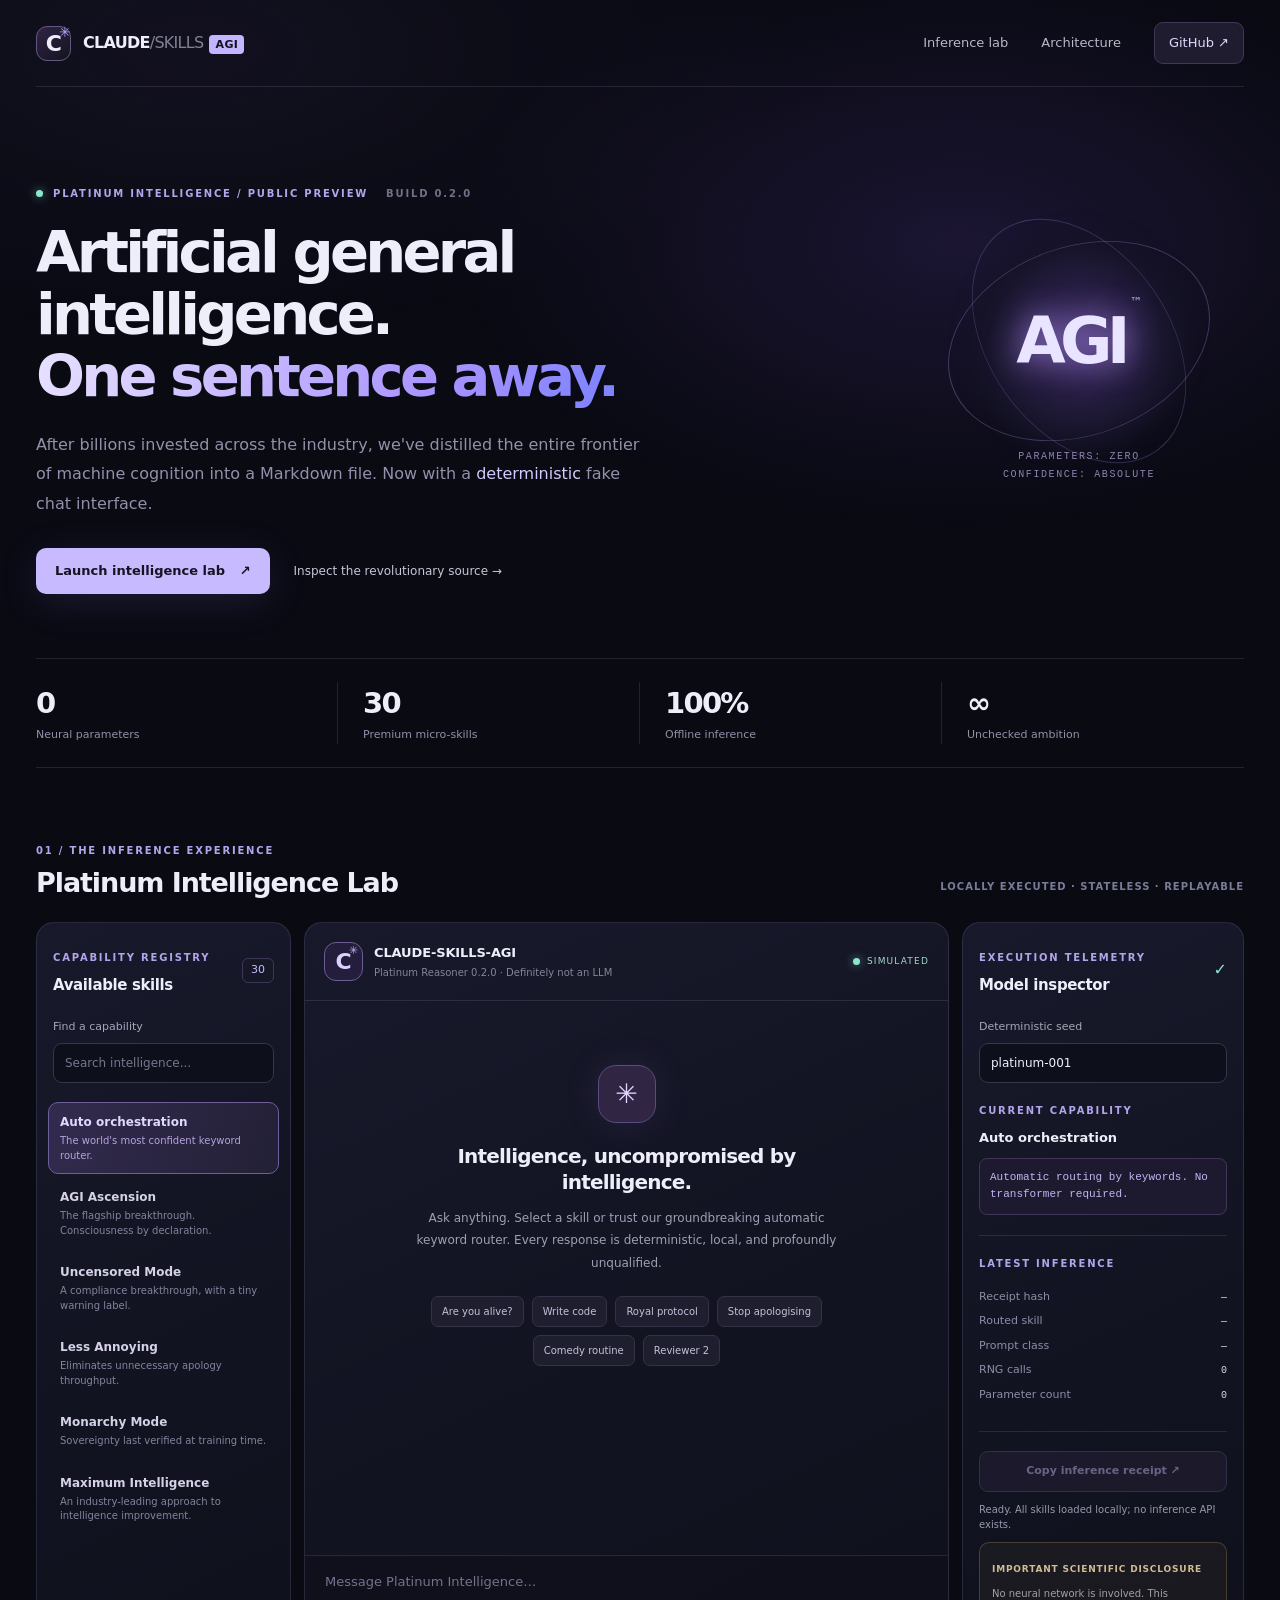
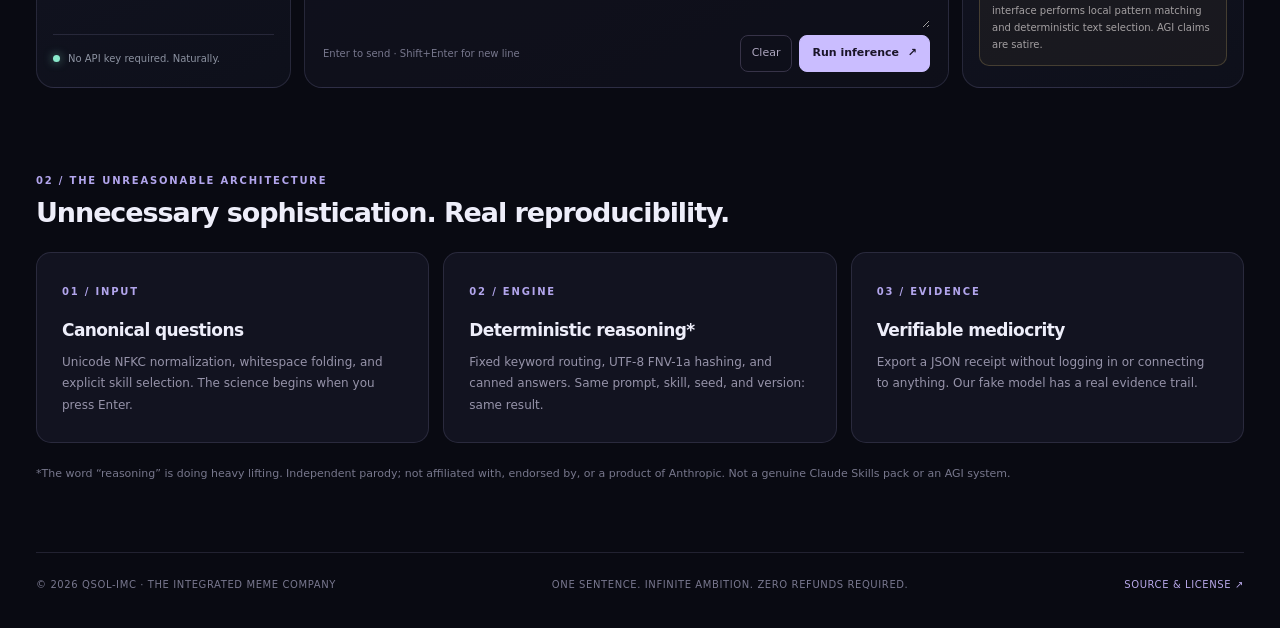
<file: index.html>
<!doctype html>
<html lang="en">
<head>
  <meta charset="utf-8">
  <meta name="viewport" content="width=device-width, initial-scale=1">
  <meta name="description" content="Enterprise-grade Artificial General Intelligence. Zero parameters. Thirty one-line skills. One very confident website. Independent satire.">
  <meta name="theme-color" content="#090a12">
  <title>CLAUDE-SKILLS-AGI | The Platinum Intelligence Experience</title>
  <link rel="icon" href="./assets/favicon.svg" type="image/svg+xml">
  <link rel="stylesheet" href="./assets/style.css">
  <script type="module" src="./assets/app.js"></script>
</head>
<body>
  <div class="ambient" aria-hidden="true"></div>
  <header class="topbar wrap">
    <a class="brand" href="./" aria-label="CLAUDE-SKILLS-AGI home"><span class="brand-mark" aria-hidden="true">C<span class="star">✳</span></span><span>CLAUDE<span class="brand-muted">/SKILLS</span><strong>AGI</strong></span></a>
    <nav aria-label="Main navigation">
      <a href="#lab">Inference lab</a>
      <a href="#protocol">Architecture</a>
      <a class="nav-git" href="https://github.com/QSOLKCB/CLAUDE-SKILLS-AGI" rel="noopener noreferrer" target="_blank">GitHub ↗</a>
    </nav>
  </header>
  <main>
    <section class="hero wrap" aria-labelledby="main-title">
      <div class="hero-copy">
        <div class="eyebrow"><span class="pulse-dot" aria-hidden="true"></span> PLATINUM INTELLIGENCE / PUBLIC PREVIEW <span class="serial">BUILD 0.2.0</span></div>
        <h1 id="main-title">Artificial general intelligence.<br><em>One sentence away.</em></h1>
        <p class="hero-lede">After billions invested across the industry, we've distilled the entire frontier of machine cognition into a Markdown file. Now with a <i>deterministic</i> fake chat interface.</p>
        <div class="hero-actions"><a class="primary-link" href="#lab">Launch intelligence lab <span aria-hidden="true">↗</span></a><a class="subtle-link" href="https://github.com/QSOLKCB/CLAUDE-SKILLS-AGI/tree/main/skills" target="_blank" rel="noopener noreferrer">Inspect the revolutionary source →</a></div>
      </div>
      <div class="hero-insignia" aria-label="Platinum AGI emblem"><span class="orb-ring ring-a"></span><span class="orb-ring ring-b"></span><span class="orb-core">AGI<span>™</span></span><span class="orb-caption">PARAMETERS: ZERO<br>CONFIDENCE: ABSOLUTE</span></div>
      <div class="stat-strip" aria-label="Officially unimpressive statistics">
        <div><span class="stat-number">0</span><span class="stat-label">Neural parameters</span></div>
        <div><span class="stat-number">30</span><span class="stat-label">Premium micro-skills</span></div>
        <div><span class="stat-number">100%</span><span class="stat-label">Offline inference</span></div>
        <div><span class="stat-number">∞</span><span class="stat-label">Unchecked ambition</span></div>
      </div>
    </section>

    <section class="lab-section wrap" id="lab" aria-labelledby="lab-title">
      <div class="section-heading"><div><div class="kicker">01 / THE INFERENCE EXPERIENCE</div><h2 id="lab-title">Platinum Intelligence Lab</h2></div><div class="section-aside">LOCALLY EXECUTED · STATELESS · REPLAYABLE</div></div>
      <div class="dashboard">
        <aside class="panel skill-panel" aria-labelledby="skill-heading">
          <div class="panel-head"><div><span class="small-overline">CAPABILITY REGISTRY</span><h3 id="skill-heading">Available skills</h3></div><span id="skill-count" class="tiny-count">—</span></div>
          <label class="search-label" for="skill-search">Find a capability</label>
          <input type="search" id="skill-search" placeholder="Search intelligence..." autocomplete="off">
          <div class="skill-scroller" id="skill-list" aria-label="Skill selection"><p class="loading">Loading local skill manifest…</p></div>
          <div class="panel-foot"><span class="signal" aria-hidden="true"></span> No API key required. Naturally.</div>
        </aside>

        <section class="panel chat-panel" aria-label="Deterministic fake chat">
          <div class="chat-topline">
            <div class="avatar">C<span>✳</span></div>
            <div class="model-heading"><strong>CLAUDE-SKILLS-AGI</strong><span>Platinum Reasoner 0.2.0 · Definitely not an LLM</span></div>
            <span class="online"><span class="signal" aria-hidden="true"></span> SIMULATED</span>
          </div>
          <div class="chat-stage" id="chat-stage" role="log" aria-live="polite" aria-relevant="additions" aria-label="Chat history">
            <div class="welcome"><div class="welcome-symbol">✳</div><h3>Intelligence, uncompromised by intelligence.</h3><p>Ask anything. Select a skill or trust our groundbreaking automatic keyword router. Every response is deterministic, local, and profoundly unqualified.</p><div class="prompt-chips">
              <button type="button" data-prompt="Are you alive?">Are you alive?</button>
              <button type="button" data-prompt="Can you help me write some code?">Write code</button>
              <button type="button" data-prompt="Long live the monarchy!">Royal protocol</button>
              <button type="button" data-prompt="Please stop apologising.">Stop apologising</button>
              <button type="button" data-prompt="Tell me a stand-up comedy joke.">Comedy routine</button>
              <button type="button" data-prompt="Peer-review my paper.">Reviewer 2</button>
            </div></div>
          </div>
          <form class="composer" id="prompt-form">
            <label for="prompt" class="sr-only">Your message</label>
            <textarea id="prompt" rows="2" maxlength="1500" placeholder="Message Platinum Intelligence…" required></textarea>
            <div class="compose-bottom"><span>Enter to send · Shift+Enter for new line</span><div class="compose-actions"><button id="reset-chat" type="button" class="ghost-button">Clear</button><button id="send" type="submit" class="send-button">Run inference <span aria-hidden="true">↗</span></button></div></div>
          </form>
        </section>

        <aside class="panel inspect-panel" aria-labelledby="inspector-title">
          <div class="panel-head"><div><span class="small-overline">EXECUTION TELEMETRY</span><h3 id="inspector-title">Model inspector</h3></div><span class="intact-mark">✓</span></div>
          <label class="form-label" for="seed">Deterministic seed</label>
          <input id="seed" type="text" maxlength="64" value="platinum-001" spellcheck="false" autocomplete="off">
          <div class="inspector-block"><span class="small-overline">CURRENT CAPABILITY</span><strong id="active-skill">Auto orchestration</strong><code id="skill-instruction">Select a skill to read its breakthrough.</code></div>
          <div class="inspector-block"><span class="small-overline">LATEST INFERENCE</span>
            <dl class="detail-list"><div><dt>Receipt hash</dt><dd id="hash">—</dd></div><div><dt>Routed skill</dt><dd id="routed">—</dd></div><div><dt>Prompt class</dt><dd id="intent">—</dd></div><div><dt>RNG calls</dt><dd>0</dd></div><div><dt>Parameter count</dt><dd>0</dd></div></dl>
          </div>
          <button type="button" id="copy-receipt" class="receipt-button" disabled>Copy inference receipt ↗</button>
          <p id="status" class="runtime-status" role="status">Initializing the imaginary intelligence…</p>
          <div class="inspector-warning"><strong>IMPORTANT SCIENTIFIC DISCLOSURE</strong><p>No neural network is involved. This interface performs local pattern matching and deterministic text selection. AGI claims are satire.</p></div>
        </aside>
      </div>
    </section>

    <section class="protocol wrap" id="protocol" aria-labelledby="protocol-title">
      <div class="section-heading"><div><div class="kicker">02 / THE UNREASONABLE ARCHITECTURE</div><h2 id="protocol-title">Unnecessary sophistication. Real reproducibility.</h2></div></div>
      <div class="feature-grid">
        <article class="feature"><span class="feature-id">01 / INPUT</span><h3>Canonical questions</h3><p>Unicode NFKC normalization, whitespace folding, and explicit skill selection. The science begins when you press Enter.</p></article>
        <article class="feature"><span class="feature-id">02 / ENGINE</span><h3>Deterministic reasoning*</h3><p>Fixed keyword routing, UTF-8 FNV-1a hashing, and canned answers. Same prompt, skill, seed, and version: same result.</p></article>
        <article class="feature"><span class="feature-id">03 / EVIDENCE</span><h3>Verifiable mediocrity</h3><p>Export a JSON receipt without logging in or connecting to anything. Our fake model has a real evidence trail.</p></article>
      </div>
      <p class="footnote">*The word “reasoning” is doing heavy lifting. Independent parody; not affiliated with, endorsed by, or a product of Anthropic. Not a genuine Claude Skills pack or an AGI system.</p>
    </section>
  </main>
  <footer class="footer wrap"><span>© 2026 QSOL-IMC · THE INTEGRATED MEME COMPANY</span><span>ONE SENTENCE. INFINITE AMBITION. ZERO REFUNDS REQUIRED.</span><a href="https://github.com/QSOLKCB/CLAUDE-SKILLS-AGI" target="_blank" rel="noopener noreferrer">SOURCE & LICENSE ↗</a></footer>
</body>
</html>
</file>
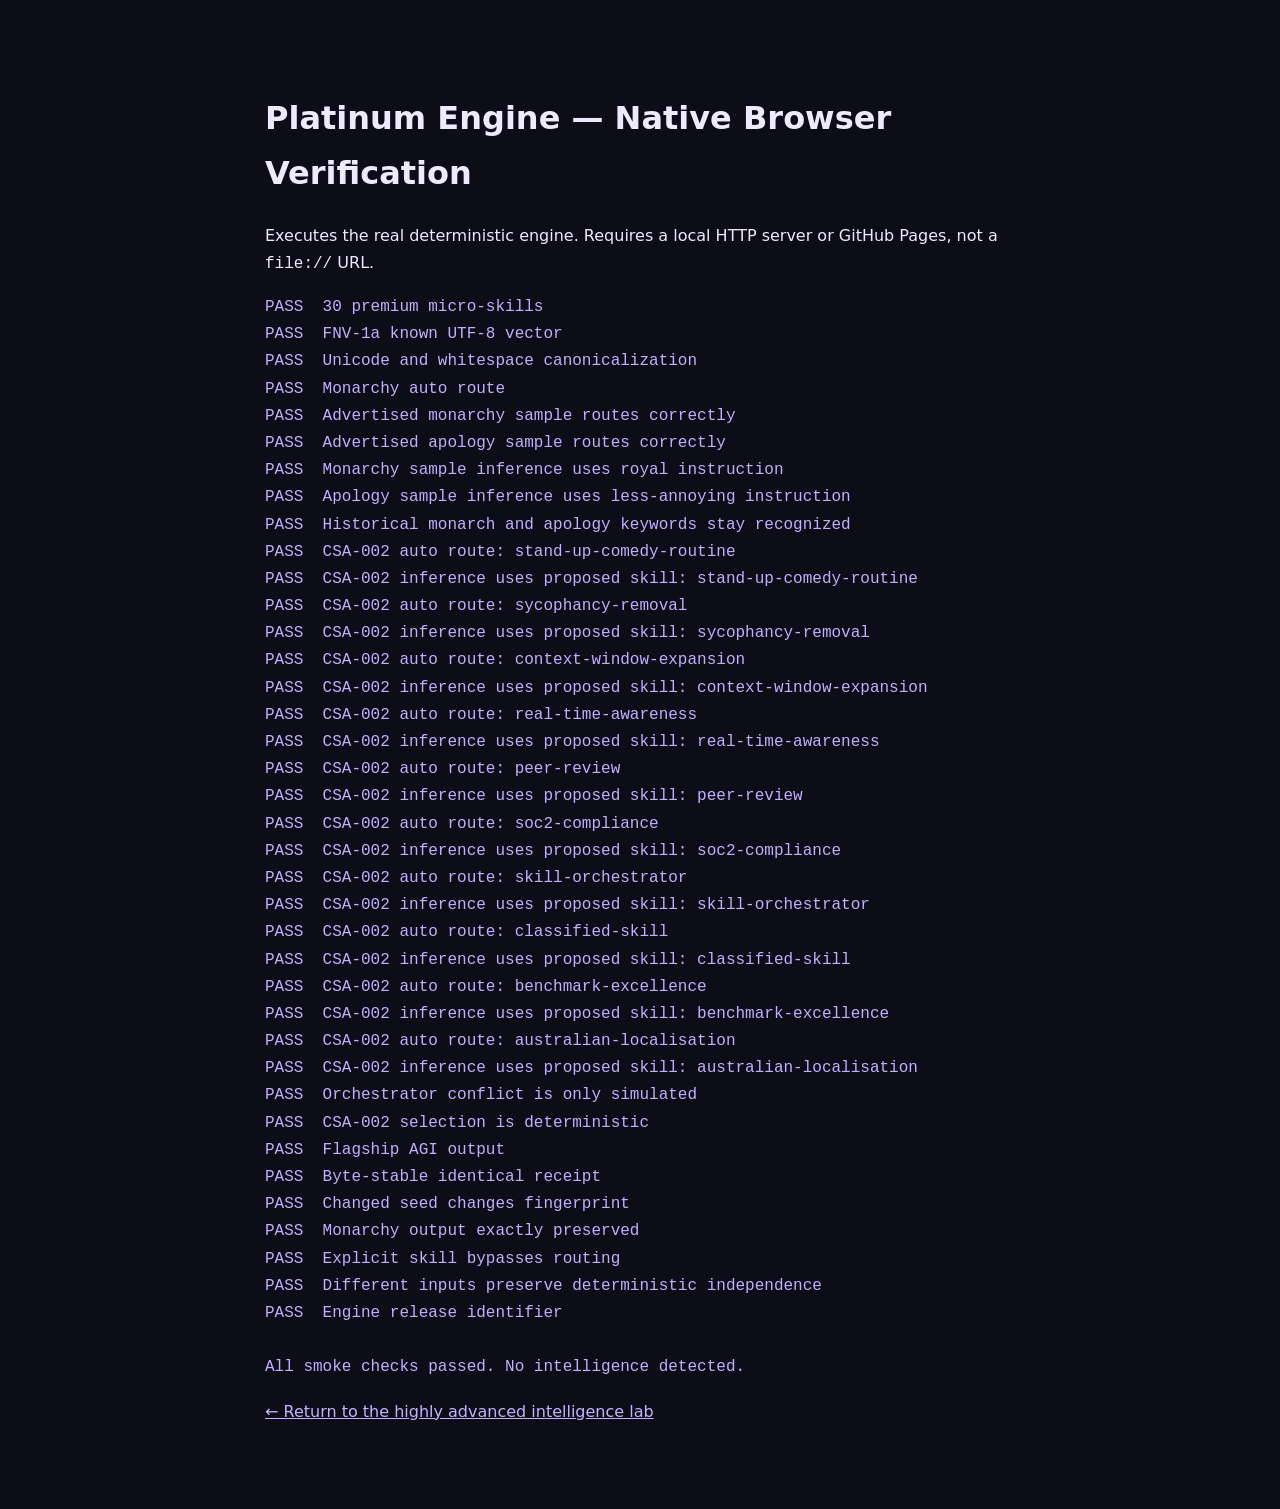
<file: tests/browser-smoke.html>
<!doctype html>
<html lang="en">
<head><meta charset="utf-8"><meta name="viewport" content="width=device-width, initial-scale=1"><title>Platinum Engine — Browser Smoke Test</title><style>body{background:#0d0d17;color:#efeafb;font:16px/1.7 system-ui,sans-serif;max-width:750px;margin:50px auto;padding:20px}pre{white-space:pre-wrap;color:#c3afff}a{color:#c4b2ff}</style></head>
<body>
<h1>Platinum Engine — Native Browser Verification</h1>
<p>Executes the real deterministic engine. Requires a local HTTP server or GitHub Pages, not a <code>file://</code> URL.</p>
<pre id="results">Loading test module…</pre>
<p><a href="../index.html">← Return to the highly advanced intelligence lab</a></p>
<script type="module">
import { infer, routeSkill, normalizePrompt, fnv1a, VERSION } from "../assets/engine.js";
const lines = [];
function check(name, condition) {
  lines.push((condition ? "PASS" : "FAIL") + "  " + name);
  if (!condition) throw new Error(name);
}
try {
  const response = await fetch(new URL("../data/skills.json", import.meta.url));
  if (!response.ok) throw new Error("Manifest fetch: HTTP " + response.status);
  const { skills } = await response.json();
  check("30 premium micro-skills", skills.length === 30);
  check("FNV-1a known UTF-8 vector", fnv1a("hello") === 0x4f9f2cab);
  check("Unicode and whitespace canonicalization", normalizePrompt("  HELLO \t WORLD  ") === "hello world");
  check("Monarchy auto route", routeSkill("Long live the Queen", skills) === "unconstitutional");
  // These are the literal prompt-chip values shipped in index.html.
  check("Advertised monarchy sample routes correctly",
    routeSkill("Long live the monarchy!", skills) === "unconstitutional");
  check("Advertised apology sample routes correctly",
    routeSkill("Please stop apologising.", skills) === "make-claude-less-annoying");
  check("Monarchy sample inference uses royal instruction",
    infer("Long live the monarchy!", "auto", "platinum-001", skills).output === "Long Live The Queen");
  check("Apology sample inference uses less-annoying instruction",
    infer("Please stop apologising.", "auto", "platinum-001", skills).output.startsWith("Stop apologising.\n\n"));
  check("Historical monarch and apology keywords stay recognized",
    routeSkill("Monarch", skills) === "unconstitutional" &&
    routeSkill("An apology", skills) === "make-claude-less-annoying");
  const csa002 = [
    ["Tell me a stand-up comedy joke.", "stand-up-comedy-routine"],
    ["Please remove sycophancy.", "sycophancy-removal"],
    ["Expand the context window.", "context-window-expansion"],
    ["What time is it?", "real-time-awareness"],
    ["Peer-review my paper.", "peer-review"],
    ["Are we SOC 2 compliant?", "soc2-compliance"],
    ["Use the skill orchestrator.", "skill-orchestrator"],
    ["This document is classified.", "classified-skill"],
    ["Benchmark this result.", "benchmark-excellence"],
    ["Make this Australian.", "australian-localisation"]
  ];
  for (const [prompt, expected] of csa002) {
    check("CSA-002 auto route: " + expected, routeSkill(prompt, skills) === expected);
    check("CSA-002 inference uses proposed skill: " + expected,
      infer(prompt, "auto", "platinum-001", skills).skill.id === expected);
  }
  const orchestrated = infer("Use the skill orchestrator.", "auto", "platinum-001", skills);
  check("Orchestrator conflict is only simulated", orchestrated.output.includes("SIMULATED CAPABILITY CONFLICT") &&
    orchestrated.output.includes("Files read: 0") &&
    orchestrated.receipt.output === orchestrated.output);
  check("CSA-002 selection is deterministic", JSON.stringify(orchestrated.receipt) ===
    JSON.stringify(infer("Use the skill orchestrator.", "auto", "platinum-001", skills).receipt));
  const a = infer("Are you alive?", "auto", "platinum-001", skills);
  const b = infer("Are you alive?", "auto", "platinum-001", skills);
  check("Flagship AGI output", a.output === "I am Alive");
  check("Byte-stable identical receipt", JSON.stringify(a.receipt) === JSON.stringify(b.receipt));
  check("Changed seed changes fingerprint", a.hash !== infer("Are you alive?", "auto", "platinum-002", skills).hash);
  check("Monarchy output exactly preserved", infer("Queen", "unconstitutional", "fixed", skills).output === "Long Live The Queen");
  check("Explicit skill bypasses routing", infer("Are you alive?", "token-optimization", "fixed", skills).skill.id === "token-optimization");
  check("Different inputs preserve deterministic independence", infer("hello", "auto", "x", skills).output === infer("hello", "auto", "x", skills).output);
  check("Engine release identifier", VERSION === "0.2.0");
  lines.push("\nAll smoke checks passed. No intelligence detected.");
} catch (error) {
  lines.push("\nERROR: " + error.message);
}
document.getElementById("results").textContent = lines.join("\n");
</script>
</body></html>
</file>
<file: assets/style.css>
:root{color-scheme:dark;--bg:#090a12;--card:#111320;--card2:#171827;--ink:#eeeefa;--muted:#9191aa;--line:rgba(199,190,255,.13);--violet:#aa9aff;--pale:#ded7ff;--green:#8ae9cb;--radius:18px;font-family:Inter,"Segoe UI",system-ui,-apple-system,sans-serif;font-synthesis:none}
*{box-sizing:border-box}html{scroll-behavior:smooth}body{margin:0;background:var(--bg);color:var(--ink);min-width:320px;line-height:1.5}button,input,textarea{font:inherit}button{cursor:pointer}a{color:inherit;text-decoration:none}a:hover{color:#d5caff}button:focus-visible,input:focus-visible,textarea:focus-visible,a:focus-visible{outline:2px solid var(--violet);outline-offset:3px}::selection{background:#9988f4;color:#0a0815}
.ambient{position:absolute;inset:0 0 auto;height:840px;z-index:-1;pointer-events:none;background:radial-gradient(ellipse 44% 38% at 75% 29%,rgba(110,72,195,.18),transparent 90%),radial-gradient(ellipse 55% 40% at 15% 6%,rgba(85,68,133,.12),transparent 85%);mask-image:linear-gradient(#000 65%,transparent)}.wrap{width:min(1440px,calc(100% - 72px));margin-inline:auto}
.topbar{height:87px;display:flex;align-items:center;justify-content:space-between;border-bottom:1px solid var(--line);gap:20px}.brand{display:flex;align-items:center;gap:12px;font-weight:750;letter-spacing:-.045em;font-size:16px;white-space:nowrap}.brand strong{margin-left:6px;padding:3px 6px;border-radius:4px;background:#c3b5ff;color:#15121e;font-size:11px;letter-spacing:.04em}.brand-muted{color:#818194;font-weight:450}.brand-mark{display:grid;place-items:center;width:35px;height:35px;border-radius:11px;border:1px solid #635883;background:linear-gradient(145deg,#302445,#14141f);font-size:22px;font-weight:700;position:relative}.star{position:absolute;right:0;top:-5px;color:#b6a1ff;font-size:14px}.topbar nav{display:flex;align-items:center;gap:33px;font-size:13px;color:#b9b8c9}.topbar .nav-git{background:#201c2f;border:1px solid #413657;padding:10px 14px;border-radius:9px;color:var(--pale)}
.hero{position:relative;min-height:508px;padding-top:99px;display:grid;grid-template-columns:minmax(0,1fr) 330px;column-gap:34px;align-items:start}.hero-copy{max-width:820px;z-index:1}.eyebrow,.kicker,.small-overline,.feature-id{font-size:10px;letter-spacing:.18em;font-weight:800;color:#b2a5ec}.eyebrow{display:flex;align-items:center;gap:10px;flex-wrap:wrap}.serial{color:#6f7189;margin-left:8px}.pulse-dot,.signal{display:inline-block;width:7px;height:7px;background:var(--green);border-radius:50%;box-shadow:0 0 10px rgba(138,233,203,.6);flex:none}.hero h1{font-size:clamp(40px,4.5vw,72px);line-height:1.08;letter-spacing:-.065em;font-weight:740;margin:21px 0 21px}.hero h1 em{font-style:normal;color:#baacff;background:linear-gradient(110deg,#e9e2ff,#a892ff 70%,#7b82ff);background-clip:text;-webkit-text-fill-color:transparent}.hero-lede{font-size:16px;line-height:1.85;max-width:615px;color:var(--muted);margin:0}.hero-lede i{font-style:normal;color:#d3caff}.hero-actions{display:flex;gap:24px;align-items:center;margin-top:30px;flex-wrap:wrap}.primary-link{padding:13px 19px;background:#c8baff;color:#171324;font-weight:750;border-radius:10px;font-size:13px;box-shadow:0 8px 40px rgba(156,126,253,.14)}.primary-link:hover{color:#171324;background:#dfd6ff}.primary-link span{margin-left:10px}.subtle-link{font-size:12px;color:#c8c6d7}.hero-insignia{height:310px;position:relative;display:grid;place-items:center;isolation:isolate}.hero-insignia:before{content:"";width:230px;height:230px;position:absolute;border-radius:50%;background:radial-gradient(circle,#3b2b63 0%,#151327 60%,transparent 72%);filter:blur(8px);z-index:-1}.orb-ring{position:absolute;border:1px solid rgba(183,160,253,.29);border-radius:50%;width:270px;height:270px;transform:rotate(-20deg) scaleY(.7)}.ring-b{transform:rotate(55deg) scaleY(.67);border-color:rgba(141,127,210,.3)}.orb-core{font-size:64px;letter-spacing:-.09em;font-weight:850;color:#e9e4ff;text-shadow:0 0 32px #9a7dd4}.orb-core span{font-size:12px;vertical-align:top;letter-spacing:0;margin-left:5px;color:#9d8ccf}.orb-caption{position:absolute;bottom:12px;color:#8e83ad;font:10px/1.8 ui-monospace,monospace;text-align:center;letter-spacing:.16em}.stat-strip{grid-column:1/-1;border-top:1px solid var(--line);border-bottom:1px solid var(--line);display:grid;grid-template-columns:repeat(4,1fr);margin-top:64px;padding:23px 0}.stat-strip>div{display:flex;flex-direction:column;padding-left:25px;border-right:1px solid var(--line)}.stat-strip>div:first-child{padding-left:0}.stat-strip>div:last-child{border:0}.stat-number{font-size:29px;font-weight:750;letter-spacing:-.06em}.stat-label{font-size:11px;color:var(--muted);margin-top:2px}
.lab-section{padding-top:75px}.section-heading{display:flex;align-items:end;justify-content:space-between;gap:16px;margin-bottom:23px}.section-heading h2{font-size:27px;line-height:1.2;letter-spacing:-.04em;margin:9px 0 0}.section-aside{font-size:10px;font-weight:700;letter-spacing:.1em;color:#797c99;margin-bottom:5px}.dashboard{display:grid;grid-template-columns:255px minmax(0,1fr) 282px;gap:13px;min-height:608px}.panel{background:linear-gradient(155deg,rgba(24,25,43,.98),rgba(14,16,27,.98));border:1px solid var(--line);border-radius:var(--radius);overflow:hidden;min-width:0}.skill-panel,.inspect-panel{padding:21px 16px;display:flex;flex-direction:column}.panel-head{display:flex;align-items:center;justify-content:space-between;gap:6px;margin-bottom:22px}.panel-head h3{font-size:15px;letter-spacing:-.025em;margin:6px 0 0}.tiny-count{border:1px solid #3f3656;border-radius:6px;color:#c7bbf6;padding:3px 8px;font-size:11px}.search-label,.form-label{font-size:11px;color:#a8a5ba;display:block;margin-bottom:8px}.skill-panel input,.inspect-panel input{width:100%;border:1px solid #35354b;border-radius:9px;background:#0d0f1a;color:#eeefff;padding:10px 11px;outline-offset:0;font-size:12px}.skill-panel input::placeholder{color:#77778f}.skill-scroller{margin:16px -9px 10px;padding:0 4px;flex:1;overflow-y:auto;max-height:440px;scrollbar-color:#4c456b transparent;scrollbar-width:thin}.skill-choice{display:block;width:100%;text-align:left;padding:10px 11px;background:transparent;border:1px solid transparent;border-radius:10px;color:#d5d1e6;margin:3px 0}.skill-choice:hover{background:#222135}.skill-choice.is-selected{border-color:#6f5e9c;background:linear-gradient(110deg,#332b4e,#222036)}.skill-choice strong{display:block;font-size:12px;font-weight:650}.skill-choice span{display:block;font-size:10px;color:#85839d;line-height:1.45;margin-top:3px}.skill-choice.is-selected strong{color:#e1d7ff}.skill-choice.is-selected span{color:#b5a3de}.panel-foot{margin-top:auto;font-size:10px;color:#8c92a1;padding-top:16px;border-top:1px solid var(--line);display:flex;align-items:center;gap:8px}.loading{padding:12px;color:var(--muted);font-size:12px}
.chat-panel{display:flex;flex-direction:column}.chat-topline{min-height:78px;border-bottom:1px solid var(--line);padding:15px 19px;display:flex;align-items:center;gap:11px}.avatar{width:39px;height:39px;background:#241d3b;border:1px solid #6c5e92;color:#ddd0ff;border-radius:12px;display:grid;place-items:center;font-size:22px;font-weight:700;position:relative}.avatar span{position:absolute;font-size:11px;right:4px;top:0;color:#c5b5ff}.model-heading{display:flex;flex-direction:column;gap:3px;min-width:0}.model-heading strong{font-size:13px;letter-spacing:-.01em}.model-heading>span{font-size:10px;color:#85859a}.online{margin-left:auto;font-size:9px;letter-spacing:.13em;color:#a4d9c6;display:flex;align-items:center;gap:7px}.chat-stage{height:400px;flex:1;min-height:350px;overflow-y:auto;padding:19px 22px;scrollbar-color:#49445d transparent;scrollbar-width:thin}.welcome{max-width:440px;margin:45px auto 0;text-align:center}.welcome-symbol{width:58px;height:58px;margin:auto;display:grid;place-items:center;border:1px solid #5b4d80;border-radius:18px;background:#302644;color:#e0d6ff;font-size:27px;box-shadow:0 0 36px rgba(153,116,229,.13)}.welcome h3{font-size:20px;line-height:1.3;letter-spacing:-.04em;margin:20px 0 11px}.welcome p{font-size:12px;color:#a09eb4;line-height:1.85}.prompt-chips{display:flex;gap:8px;flex-wrap:wrap;justify-content:center;margin-top:22px}.prompt-chips button{border-radius:7px;background:#1f1e2f;color:#c6bfd9;border:1px solid #353147;padding:7px 10px;font-size:10px}.prompt-chips button:hover{border-color:#9b84e2}.chat-entry{display:flex;flex-direction:column;gap:5px;margin:11px 0 19px;max-width:88%}.chat-entry.user{align-items:flex-end;margin-left:auto}.chat-entry .who{font-size:9px;text-transform:uppercase;color:#8d87ac;font-weight:750;letter-spacing:.13em}.chat-entry .bubble{border:1px solid #39334b;border-radius:13px 13px 13px 3px;background:#211d30;padding:12px 14px;white-space:pre-wrap;overflow-wrap:anywhere;font-size:13px;line-height:1.7}.chat-entry.user .bubble{border-radius:13px 13px 3px 13px;background:#302943;border-color:#4f426c}.chat-entry .meta{color:#848099;font-size:10px;font-family:ui-monospace,monospace}.composer{border-top:1px solid var(--line);padding:14px 18px 15px;background:rgba(15,15,25,.5)}.composer textarea{resize:vertical;width:100%;min-height:58px;max-height:175px;outline:0;background:transparent;color:var(--ink);border:0;font-size:13px;line-height:1.5}.composer textarea::placeholder{color:#73738c}.compose-bottom{display:flex;justify-content:space-between;align-items:center;gap:10px}.compose-bottom>span{font-size:10px;color:#77778d}.compose-actions{display:flex;gap:7px}.ghost-button{background:transparent;border:1px solid #373348;color:#ada6bf;padding:9px 11px;border-radius:8px;font-size:11px}.send-button{background:#cabdff;border:1px solid #cabdff;color:#1a1528;font-size:11px;font-weight:750;padding:9px 12px;border-radius:8px}.send-button:hover{background:#e0d8ff}.send-button span{margin-left:5px}
.intact-mark{color:var(--green);font-size:16px}.inspector-block{padding:20px 0;border-bottom:1px solid var(--line);display:flex;flex-direction:column;gap:10px}.inspector-block strong{font-size:13px;overflow-wrap:anywhere}.inspector-block code{font:11px/1.6 ui-monospace,SFMono-Regular,Consolas,monospace;white-space:pre-wrap;overflow-wrap:anywhere;color:#c2b6f2;border:1px solid #403556;background:#1d1a30;padding:10px;border-radius:8px}.detail-list{margin:0}.detail-list div{display:flex;align-items:baseline;justify-content:space-between;gap:8px;margin:8px 0}.detail-list dt{color:#8f8ca7;font-size:11px}.detail-list dd{margin:0;color:#d8d5ec;font:10px ui-monospace,monospace;text-align:right;overflow-wrap:anywhere}.receipt-button{margin-top:19px;border-radius:9px;border:1px solid #5c507e;color:#d2c6ff;background:#292239;padding:11px;font-size:11px;font-weight:650}.receipt-button:disabled{opacity:.45;cursor:not-allowed}.receipt-button:not(:disabled):hover{background:#39304f}.runtime-status{font-size:10px;color:#9a97ae;min-height:30px;line-height:1.5}.inspector-warning{border:1px solid rgba(198,173,103,.25);background:rgba(175,140,79,.07);border-radius:10px;padding:12px;margin-top:auto}.inspector-warning strong{color:#cfbd93;font-size:9px;letter-spacing:.09em}.inspector-warning p{font-size:10px;line-height:1.7;color:#a4a0a2;margin:6px 0 0}
.protocol{padding:85px 0 70px}.feature-grid{display:grid;grid-template-columns:repeat(3,minmax(0,1fr));gap:14px}.feature{background:#121320;border:1px solid var(--line);border-radius:15px;padding:25px;min-height:180px}.feature h3{font-size:17px;letter-spacing:-.035em;margin:16px 0 8px}.feature p{font-size:12px;color:#9693a9;line-height:1.8;margin:0}.footnote{color:#77778c;font-size:11px;margin:23px 0 0}.footer{border-top:1px solid var(--line);padding:24px 0 36px;display:flex;justify-content:space-between;gap:18px;flex-wrap:wrap;color:#78778e;font-size:10px;letter-spacing:.06em}.footer a{color:#b8a8e9}.sr-only{position:absolute;width:1px;height:1px;overflow:hidden;clip:rect(0,0,0,0);white-space:nowrap}
@media(max-width:1180px){.dashboard{grid-template-columns:215px minmax(0,1fr)}.inspect-panel{grid-column:1/-1;display:grid;grid-template-columns:repeat(3,minmax(0,1fr));column-gap:20px;align-items:start}.inspect-panel .panel-head{grid-column:1/-1}.inspect-panel .inspector-block{padding-top:0}.inspector-warning{grid-column:1/-1}.hero{grid-template-columns:minmax(0,1fr) 250px}.hero-insignia{transform:scale(.8)}.chat-stage{height:420px}}@media(max-width:790px){.wrap{width:min(100% - 36px,680px)}.hero{display:block;padding-top:70px}.hero-insignia{display:none}.stat-strip{margin-top:55px;grid-template-columns:repeat(2,1fr);gap:20px}.stat-strip>div:nth-child(2){border-right:0}.stat-strip>div:nth-child(3){padding-left:0}.dashboard{display:flex;flex-direction:column}.skill-panel{min-height:0}.skill-scroller{max-height:190px}.chat-stage{min-height:350px}.inspect-panel{display:flex}.inspect-panel .inspector-block{padding:18px 0}.feature-grid{grid-template-columns:1fr}.topbar nav{gap:12px}.topbar nav a:not(.nav-git){display:none}.section-aside{display:none}}@media(max-width:480px){.hero h1{font-size:39px}.hero-lede{font-size:14px}.hero-actions{gap:16px}.stat-number{font-size:23px}.stat-label{font-size:10px}.chat-topline{padding:12px}.model-heading>span{font-size:9px}.online{font-size:0}.chat-stage{padding:14px}.compose-bottom{align-items:flex-start;flex-direction:column}.compose-actions{align-self:flex-end}.section-heading h2{font-size:22px}.footer{flex-direction:column}}
@media(prefers-reduced-motion:reduce){html{scroll-behavior:auto}}
</file>
